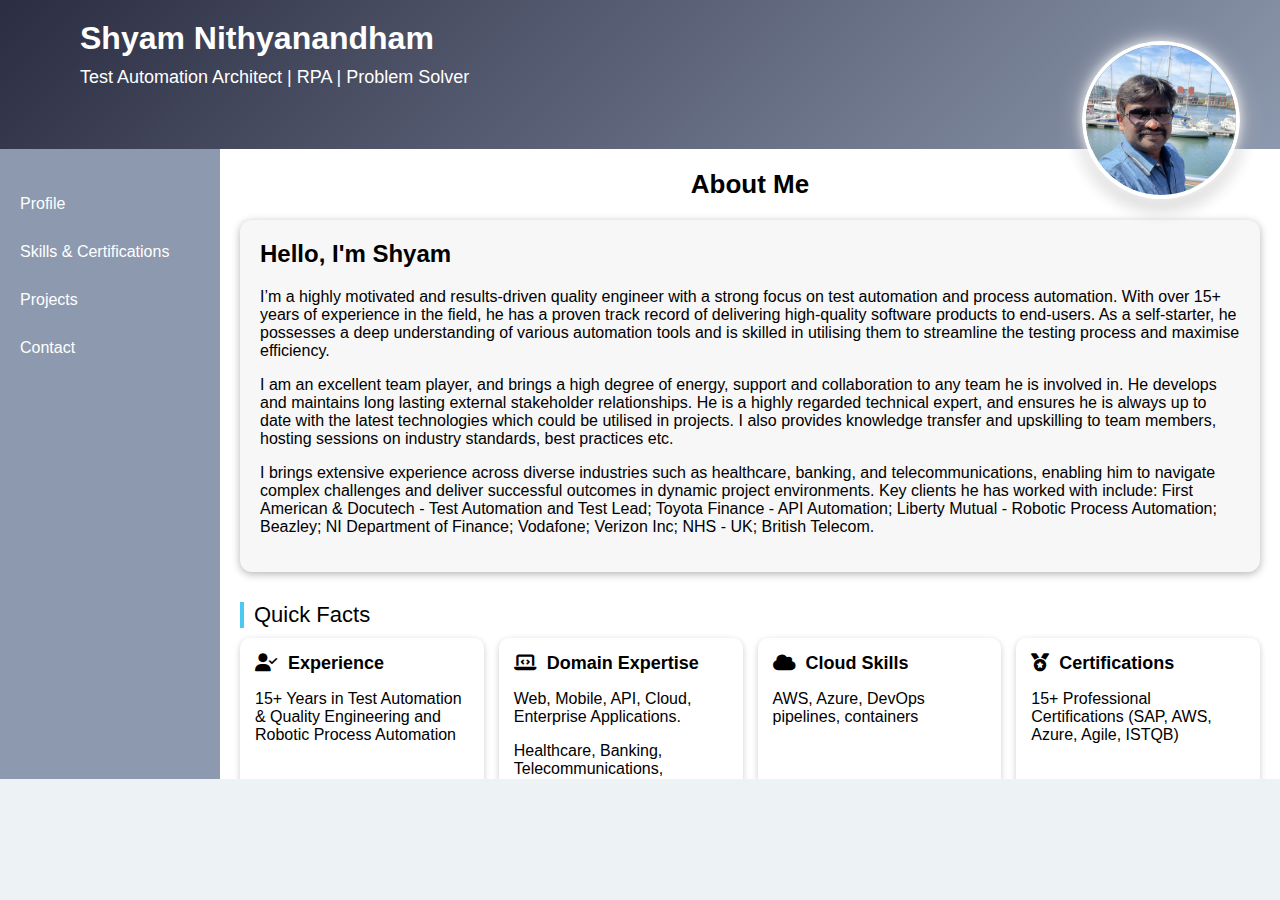
<file: index.html>
<!DOCTYPE html>
<html lang="en">
<head>
  <meta charset="UTF-8">
  <meta name="viewport" content="width=device-width, initial-scale=1.0">
  <title>My Profile</title>
  <link rel="stylesheet" href="style.css">

  <!-- Font Awesome for icons -->
  <link
    rel="stylesheet"
    href="https://cdnjs.cloudflare.com/ajax/libs/font-awesome/6.6.0/css/all.min.css"
    integrity="sha512-KNtdtM+vGuMsnJpWZ02p7yEPq0AEpRp4GdZbVYEXx8emQZBpnVnYw2wJzvQY4RnHr8s5RxAqbmV1bJx2Erb4Tg=="
    crossorigin="anonymous"
    referrerpolicy="no-referrer"
  />
</head>
<body>
  <!-- Banner Section -->
<section class="banner">
  <div class="banner-text">
    <h1>Shyam Nithyanandham</h1>
    <p>Test Automation Architect | RPA | Problem Solver</p>

    <div class="banner-icons">
      <a href="www.linkedin.com/in/shyam-chander-nithyanandham-126389166" target="_blank">
       <i class="fa-brands fa-linkedin"></i>
      </a>
    </div>
  </div>

  <img src=".\images\My Photo.jpeg" alt="Profile Photo" class="banner-photo">
  <button class="menu-toggle" onclick="toggleMenu()">☰</button>
</section>

  <!-- Main container -->
  <div class="container">
    <!-- Sidebar -->
    <nav class="sidebar" id="sidebar">
      <ul>
        <li><a href="profile.html" target="contentFrame" onclick="toggleMenu()">Profile</a></li>
		<li><a href="skills.html" target="contentFrame" onclick="toggleMenu()">Skills & Certifications</a></li>
        <li><a href="projects.html" target="contentFrame" onclick="toggleMenu()">Projects</a></li>
        <li><a href="contact.html" target="contentFrame" onclick="toggleMenu()">Contact</a></li>		
      </ul>
    </nav>

    <!-- Content -->
    <iframe name="contentFrame" src="profile.html" class="content"></iframe>
  </div>

  <script>
    function toggleMenu() {
      const sidebar = document.getElementById('sidebar');
      sidebar.classList.toggle('active');
    }
  </script>
</body>
</html>
</file>
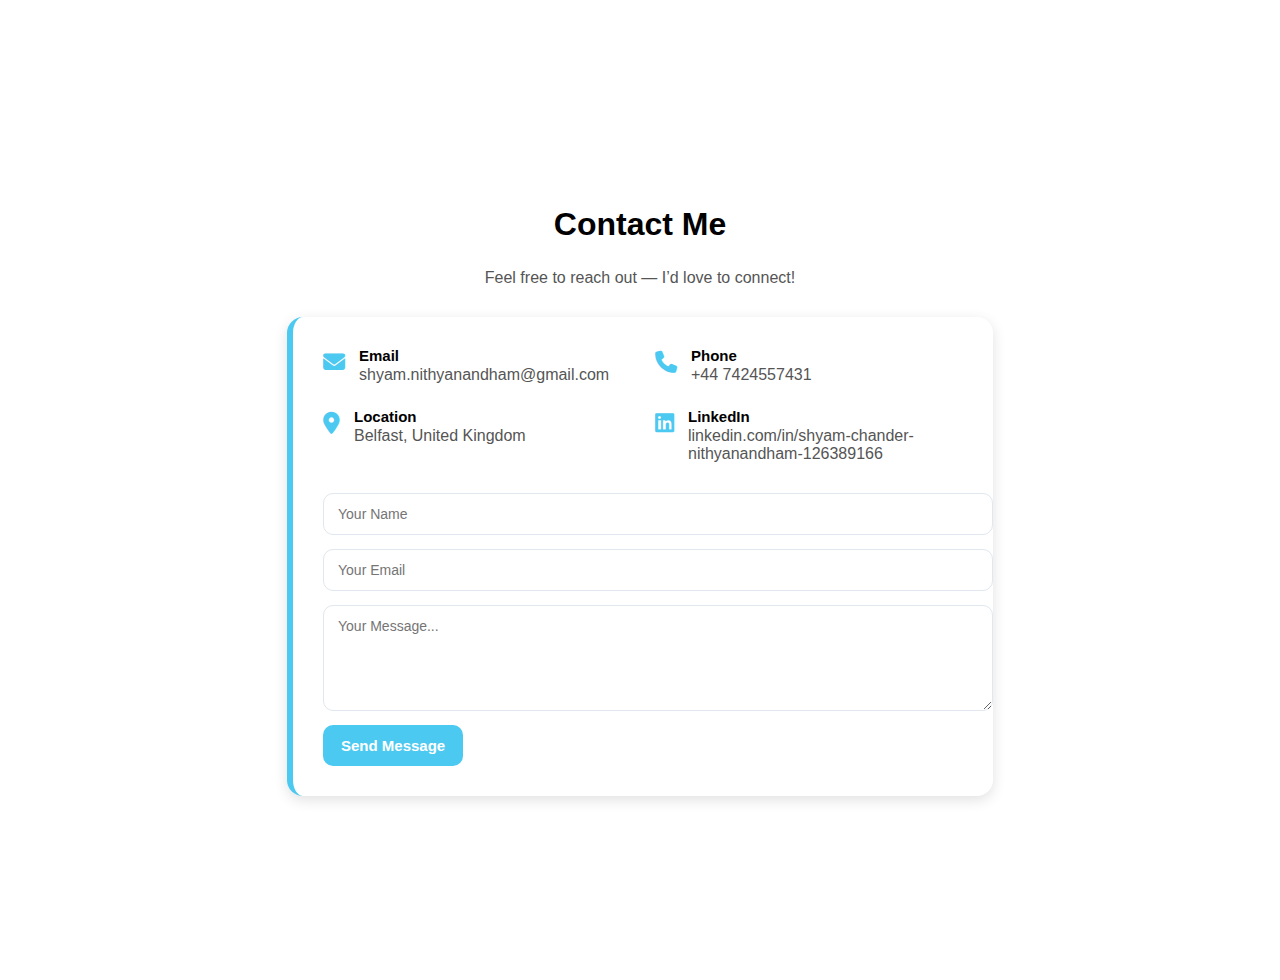
<file: contact.html>
<!DOCTYPE html>
<html lang="en">
<head>
<meta charset="UTF-8" />
<meta name="viewport" content="width=device-width, initial-scale=1.0" />
<title>Contact</title>
<link rel="stylesheet" href="https://cdnjs.cloudflare.com/ajax/libs/font-awesome/6.6.0/css/all.min.css" />
<style>
  :root{
    --accent:#4cc9f0;
    --text:#000;
    --muted:#555;
    --card:#ffffff;
    --shadow:0 4px 14px rgba(0,0,0,.12);
  }
  html,body{
    margin:0;
    padding:0;
    background:#fff;
    color:var(--text);
    font-family:Arial,Helvetica,sans-serif;
  }
  .page{
    padding:40px 20px;
    display:flex;
    flex-direction:column;
    align-items:center;
    justify-content:center;
    min-height:100vh;
  }
  h1{
    text-align:center;
    margin-bottom:10px;
  }
  .subtitle{
    color:var(--muted);
    text-align:center;
    margin-bottom:30px;
  }

  /* Card Layout */
  .contact-card{
    background:var(--card);
    border-left:6px solid var(--accent);
    box-shadow:var(--shadow);
    border-radius:16px;
    padding:30px;
    max-width:640px;
    width:100%;
  }

  .contact-grid{
    display:grid;
    grid-template-columns:1fr 1fr;
    gap:24px;
  }

  .contact-item{
    display:flex;
    align-items:flex-start;
    gap:14px;
  }

  .contact-item i{
    color:var(--accent);
    font-size:22px;
    margin-top:4px;
  }

  .contact-item div{
    display:flex;
    flex-direction:column;
  }

  .contact-item span{
    font-weight:bold;
    font-size:15px;
    color:#000;
  }

  .contact-item a, .contact-item p{
    margin:2px 0 0;
    color:var(--muted);
    text-decoration:none;
  }

  .contact-item a:hover{
    color:var(--accent);
  }

  /* Message Form */
  form{
    margin-top:30px;
    display:flex;
    flex-direction:column;
    gap:14px;
  }

  input, textarea{
    width:100%;
    padding:12px 14px;
    border:1px solid #e0e7ef;
    border-radius:10px;
    font-size:14px;
    font-family:inherit;
  }

  input:focus, textarea:focus{
    border-color:var(--accent);
    outline:none;
    box-shadow:0 0 0 3px rgba(76,201,240,.2);
  }

  button{
    background:var(--accent);
    color:#fff;
    border:none;
    padding:12px 18px;
    border-radius:10px;
    font-size:15px;
    font-weight:bold;
    cursor:pointer;
    transition:background .3s;
    align-self:flex-start;
  }

  button:hover{
    background:#3ab7e0;
  }

  @media(max-width:600px){
    .contact-grid{
      grid-template-columns:1fr;
    }
  }
</style>
</head>
<body>
  <div class="page">
    <h1>Contact Me</h1>
    <p class="subtitle">Feel free to reach out — I’d love to connect!</p>

    <div class="contact-card">
      <div class="contact-grid">
        <div class="contact-item">
          <i class="fa-solid fa-envelope"></i>
          <div>
            <span>Email</span>
            <a href="mailto:shyam.nithyanandham@gmail.com">shyam.nithyanandham@gmail.com</a>
          </div>
        </div>
        <div class="contact-item">
          <i class="fa-solid fa-phone"></i>
          <div>
            <span>Phone</span>
            <p>+44 7424557431</p>
          </div>
        </div>
        <div class="contact-item">
          <i class="fa-solid fa-location-dot"></i>
          <div>
            <span>Location</span>
            <p>Belfast, United Kingdom</p>
          </div>
        </div>
        <div class="contact-item">
          <i class="fa-brands fa-linkedin"></i>
          <div>
            <span>LinkedIn</span>
            <a href="www.linkedin.com/in/shyam-chander-nithyanandham-126389166" target="_blank">linkedin.com/in/shyam-chander-nithyanandham-126389166</a>
          </div>
        </div>
      </div>
      <form action="https://formspree.io/f/xblqlzje" method="POST">
		<input type="text" name="name" placeholder="Your Name" required />
		<input type="email" name="email" placeholder="Your Email" required />
		<textarea name="message" rows="5" placeholder="Your Message..." required></textarea>
		<button type="submit">Send Message</button>
	 </form>

    </div>
  </div>
</body>
</html>
</file>
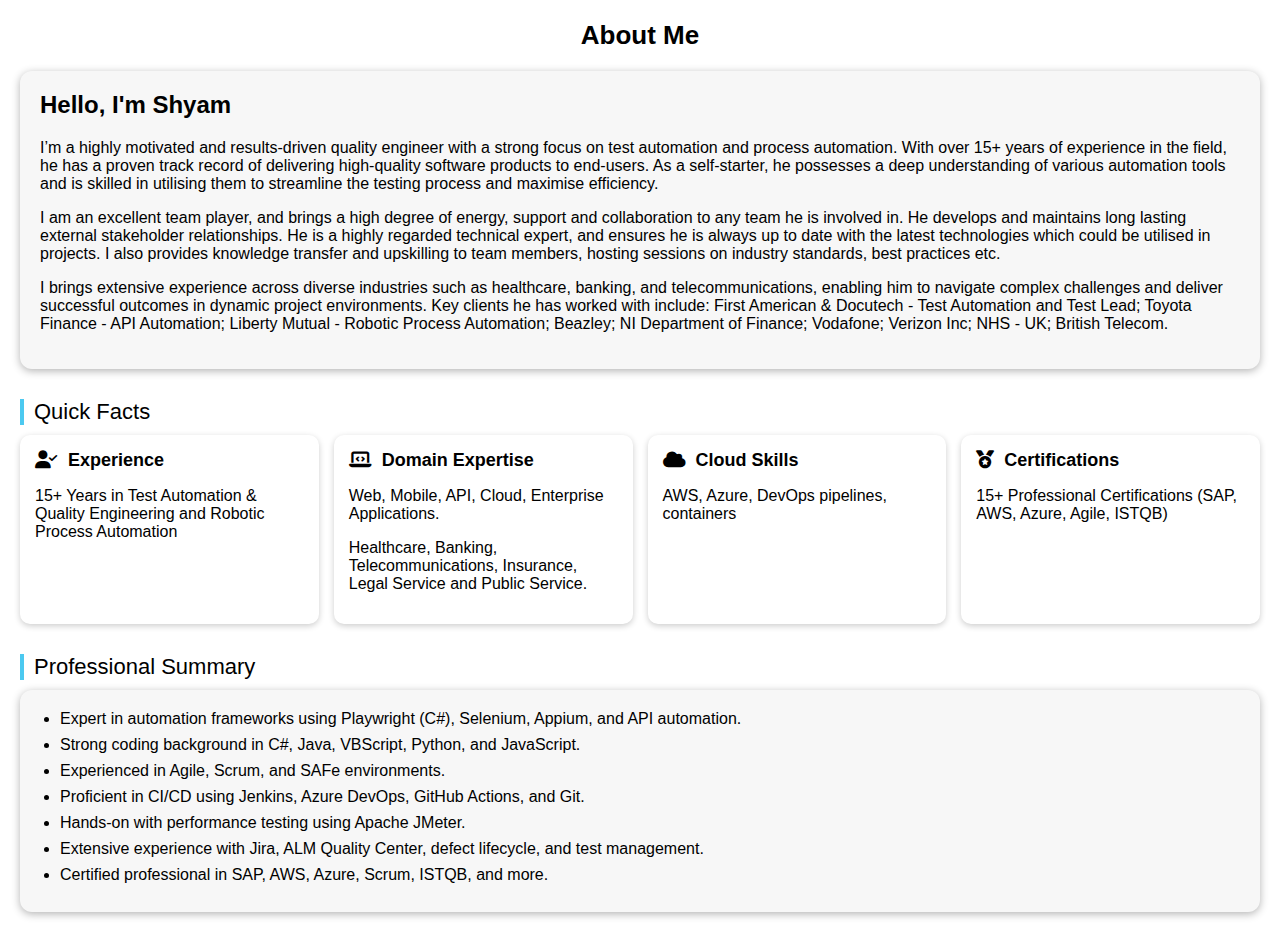
<file: profile.html>
<!DOCTYPE html>
<html lang="en">
<head>
<meta charset="UTF-8">
<meta name="viewport" content="width=device-width, initial-scale=1.0">
<title>About Me</title>

<link rel="stylesheet" href="https://cdnjs.cloudflare.com/ajax/libs/font-awesome/6.6.0/css/all.min.css"/>

<style>
body {
  font-family: Arial, sans-serif;
  margin: 20px;
  background-color: #ffffff;
  color: #000000;
}

h1 {
  text-align: center;
  margin-bottom: 20px;
  font-size: 26px;
}

/* Card layout */
.card {
  background: #f7f7f7;
  padding: 20px;
  border-radius: 12px;
  box-shadow: 0 2px 8px rgba(0,0,0,0.3);
  margin-bottom: 20px;
}

.section-title {
  margin-top: 30px;
  margin-bottom: 10px;
  font-size: 22px;
  border-left: 4px solid #4cc9f0;
  padding-left: 10px;
}

/* Quick facts */
.facts-grid {
  display: grid;
  grid-template-columns: repeat(auto-fit, minmax(240px, 1fr));
  gap: 15px;
}

.fact-card {
  background: #ffffff;
  border-radius: 10px;
  padding: 15px;
  box-shadow: 0 2px 6px rgba(0,0,0,0.2);
}

.fact-card h3 {
  margin: 0 0 8px;
  font-size: 18px;
  display: flex;
  align-items: center;
  gap: 10px;
}

/* List styling */
.list-card ul {
  margin: 0;
  padding-left: 20px;
}

.list-card ul li {
  margin-bottom: 8px;
}
</style>
</head>
<body>

<h1>About Me</h1>

<div class="card">
  <h2 style="margin-top:0;">Hello, I'm Shyam</h2>
  <p>
    I’m a highly motivated and results-driven quality engineer with a strong focus on test automation and process automation.
	With over 15+ years of experience in the field, he has a proven track record of delivering high-quality software products
	to end-users. As a self-starter, he possesses a deep understanding of various automation tools and is skilled in utilising 
	them to streamline the testing process and maximise efficiency.
  </p>
  <p>
    I am an excellent team player, and brings a high degree of energy, support and collaboration to any team he is involved in.
	He develops and maintains long lasting external stakeholder relationships. He is a highly regarded technical expert, 
	and ensures he is always up to date with the latest technologies which could be utilised in projects. I also provides knowledge 
	transfer and upskilling to team members, hosting sessions on industry standards, best practices etc.
  </p>
  <p>
    I brings extensive experience across diverse industries such as healthcare, banking, and telecommunications, enabling him to 
	navigate complex challenges and deliver successful outcomes in dynamic project environments. Key clients he has worked with include: 
	First American & Docutech - Test Automation and Test Lead; Toyota Finance - API Automation; Liberty Mutual - Robotic Process Automation; 
	Beazley; NI Department of Finance; Vodafone; Verizon Inc; NHS - UK; British Telecom.
  </p>
</div>


<div class="section-title">Quick Facts</div>
<div class="facts-grid">
  <div class="fact-card">
    <h3><i class="fa-solid fa-user-check"></i> Experience</h3>
    <p>15+ Years in Test Automation & Quality Engineering
	and Robotic Process Automation</p>
  </div>

  <div class="fact-card">
    <h3><i class="fa-solid fa-laptop-code"></i> Domain Expertise</h3>
    <p>Web, Mobile, API, Cloud, Enterprise Applications.</p>
	<p>Healthcare, Banking, Telecommunications, Insurance, Legal Service and Public Service.</p>
  </div>

  <div class="fact-card">
    <h3><i class="fa-solid fa-cloud"></i> Cloud Skills</h3>
    <p>AWS, Azure, DevOps pipelines, containers</p>
  </div>

  <div class="fact-card">
    <h3><i class="fa-solid fa-medal"></i> Certifications</h3>
    <p>15+ Professional Certifications (SAP, AWS, Azure, Agile, ISTQB)</p>
  </div>
</div>


<div class="section-title">Professional Summary</div>
<div class="card list-card">
  <ul>
    <li>Expert in automation frameworks using Playwright (C#), Selenium, Appium, and API automation.</li>
    <li>Strong coding background in C#, Java, VBScript, Python, and JavaScript.</li>
    <li>Experienced in Agile, Scrum, and SAFe environments.</li>
    <li>Proficient in CI/CD using Jenkins, Azure DevOps, GitHub Actions, and Git.</li>
    <li>Hands-on with performance testing using Apache JMeter.</li>
    <li>Extensive experience with Jira, ALM Quality Center, defect lifecycle, and test management.</li>
    <li>Certified professional in SAP, AWS, Azure, Scrum, ISTQB, and more.</li>
  </ul>
</div>

</body>
</html>
</file>
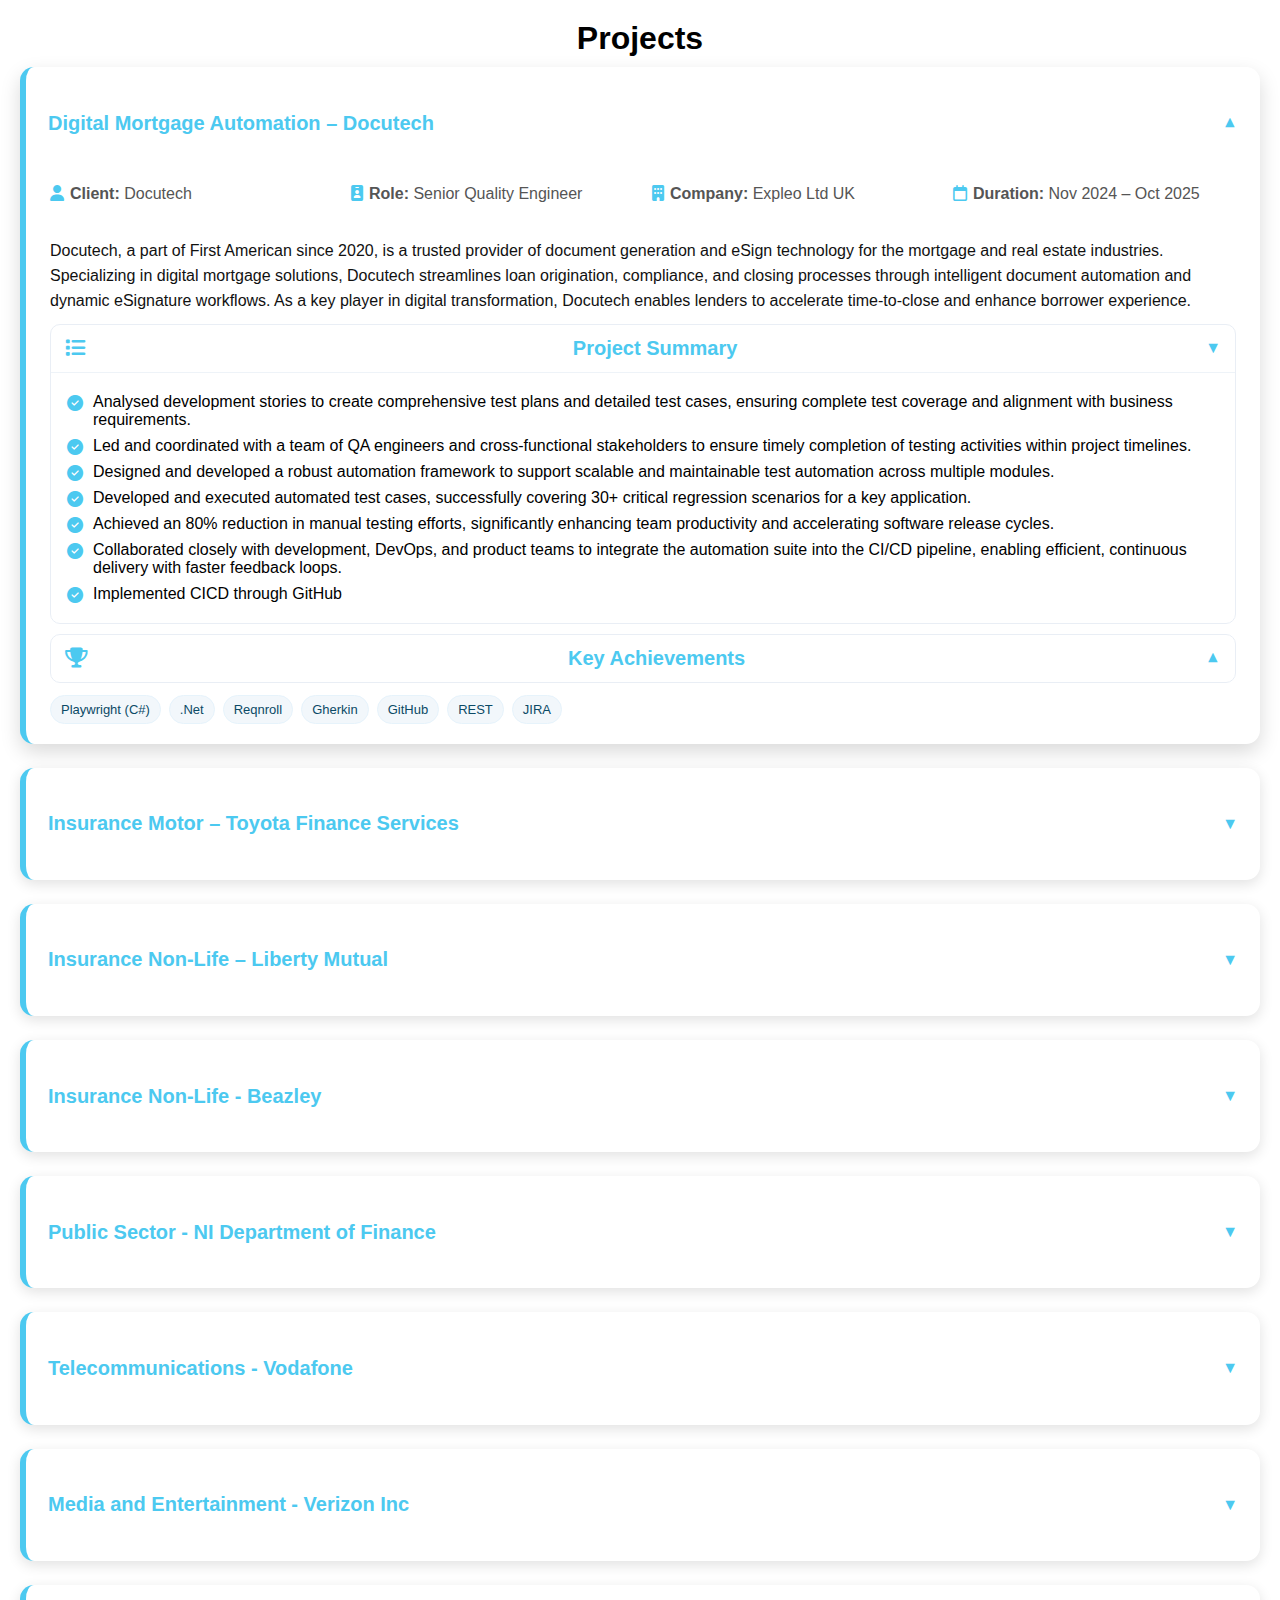
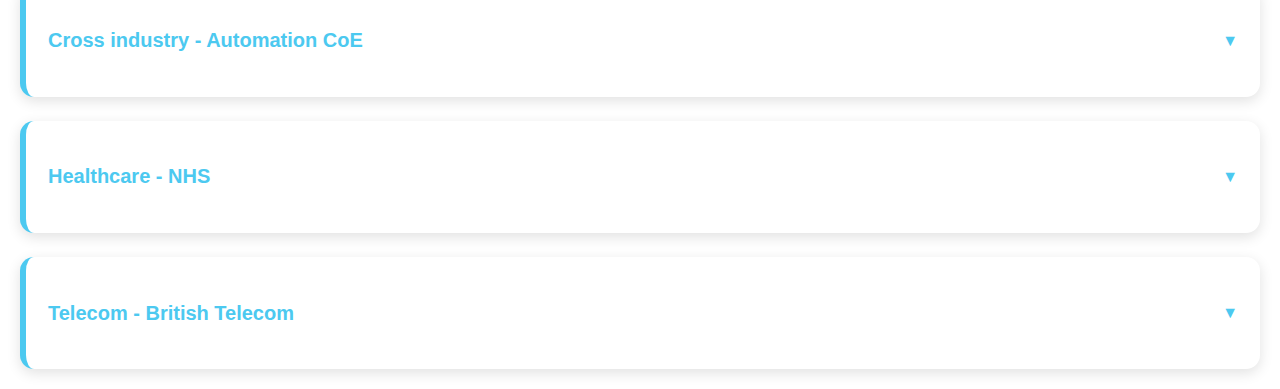
<file: projects.html>
<!DOCTYPE html>
<html lang="en">
<head>
<meta charset="UTF-8" />
<meta name="viewport" content="width=device-width, initial-scale=1.0" />
<title>Projects</title>
<link rel="stylesheet" href="https://cdnjs.cloudflare.com/ajax/libs/font-awesome/6.6.0/css/all.min.css" />
<style>
  :root{
    --accent:#4cc9f0; /* same blue as Skills page */
    --text:#000;
    --muted:#555;
    --card:#ffffff;
    --chip:#f2f7fb;
    --shadow:0 4px 14px rgba(0,0,0,.12);	
  }
  
  html,body{margin:0;padding:0;background:#fff;color:var(--text);font-family:Arial,Helvetica,sans-serif}
  .page{padding:20px}
  h1{margin:0 0 10px;text-align:center}
  .subtitle{text-align:center;color:var(--muted);margin-bottom:24px}

  /* Horizontal card rail */
  .projects-rail{display: flex;flex-direction: column; gap: 24px;}
  
  /* Project Card */
  .project-card{border-left: 6px solid var(--accent);border-radius: 14px;box-shadow: var(--shadow);background: var(--card);overflow: hidden;transition: all 0.3s ease;}  
  .project-card[open] {box-shadow: 0 8px 20px rgba(0, 0, 0, 0.15);}  
  .project-card summary {cursor: pointer;padding: 18px 22px;font-weight: bold;color: var(--accent);font-size: 20px;list-style: none;user-select: none;display: flex;align-items: center;justify-content: space-between;}
  .project-card summary::-webkit-details-marker{display: none;}
  .project-card summary::after{content: '\25BC'; /* down arrow */font-size: 16px;transition: transform 0.3s ease;}
  .project-card[open] summary::after {transform: rotate(180deg); /* up arrow when open */}

  .project-text {padding: 0 24px 20px;text-align: left;}  
  .project-title{display:flex;flex-wrap:wrap;align-items:center;gap:8px;margin:0 0 8px}
  .project-title h2{margin:0;font-size:22px}
  .meta{display:grid;grid-template-columns:repeat(auto-fit,minmax(220px,1fr));gap:6px 18px;margin:6px 0 10px;color:var(--muted)}
  .meta div i{margin-right:6px;color:var(--accent)}

  .project-desc{line-height:1.55;margin:8px 0;color:#111}

  /* Collapsible sections */
  .section{border:1px solid #e9eef5;border-radius:10px;overflow:hidden;background:#fff;margin-top:10px}
  .section summary {cursor:pointer;user-select:none;list-style:none;display: flex;align-items: center;justify-content: space-between;padding: 12px 14px;font-weight: 600;position: relative;transition: background 0.3s ease;}
  .section summary::-webkit-details-marker{display:none;}
  .section summary i {color: var(--accent);margin-right: 20px;}
  .section .content{padding:12px 16px;border-top:1px solid #eef3f8}
  .section summary::after {content: '\25BC'; /* ► closed */font-size: 16px;transition: transform 0.3s ease;}
  .section[open] summary::after {transform: rotate(0deg); /* ▼ when open */}  
  
  /* Bulleted list with icons */
  .icon-list{margin:0;padding:0}
  .icon-list li{list-style:none;display:flex;gap:10px;align-items:flex-start;margin:8px 0}
  .icon-list li i{color:var(--accent);margin-top:2px}

  /* Technologies (chips) */
  .techs{display:flex;flex-wrap:wrap;gap:8px;margin-top:12px}
  .chip{background:var(--chip);border:1px solid #e6f3fb;color:#0b4a66;padding:6px 10px;border-radius:999px;font-size:13px}

  /* Responsive */
  @media (max-width:820px){
    .project-card{min-width:92vw}
  }
</style>
</head>
<body>
  <div class="page">
    <h1>Projects</h1>
    <div class="projects-rail">
       <!-- ===== Project: Docutech ===== -->
	  <details class="project-card" open>
		<summary>
		  <h4>Digital Mortgage Automation – Docutech</h4>
		</summary>
		<div class="project-text">
		  <div class="meta">
			<div><i class="fa-solid fa-user"></i><strong>Client:</strong> Docutech</div>
			<div><i class="fa-solid fa-id-badge"></i><strong>Role:</strong> Senior Quality Engineer</div>
			<div><i class="fa-solid fa-building"></i><strong>Company:</strong> Expleo Ltd UK</div>
			<div><i class="fa-regular fa-calendar"></i><strong>Duration:</strong> Nov 2024 – Oct 2025</div>
		  </div><BR>

		  <p class="project-desc">
			Docutech, a part of First American since 2020, is a trusted provider of document generation and eSign technology
			for the mortgage and real estate industries. Specializing in digital mortgage solutions, Docutech streamlines loan
			origination, compliance, and closing processes through intelligent document automation and dynamic eSignature
			workflows. As a key player in digital transformation, Docutech enables lenders to accelerate time-to-close and
			enhance borrower experience.
		  </p>

		  <!-- Collapsible sections inside -->
		  <details class="section" open>
			<summary><i class="fa-solid fa-list"></i> Project Summary</summary>
			<div class="content">
			  <ul class="icon-list">
				<li><i class="fa-solid fa-circle-check"></i> Analysed development stories to create comprehensive test plans and detailed test cases, ensuring complete test
				coverage and alignment with business requirements.</li>
				<li><i class="fa-solid fa-circle-check"></i> Led and coordinated with a team of QA engineers and cross-functional stakeholders to ensure timely completion
				of testing activities within project timelines.</li>
				<li><i class="fa-solid fa-circle-check"></i> Designed and developed a robust automation framework to support scalable and maintainable test automation
				across multiple modules.</li>
				<li><i class="fa-solid fa-circle-check"></i> Developed and executed automated test cases, successfully covering 30+ critical regression scenarios for a key
				application.</li>
				<li><i class="fa-solid fa-circle-check"></i> Achieved an 80% reduction in manual testing efforts, significantly enhancing team productivity and accelerating
				software release cycles.</li>
				<li><i class="fa-solid fa-circle-check"></i> Collaborated closely with development, DevOps, and product teams to integrate the automation suite into the
				CI/CD pipeline, enabling efficient, continuous delivery with faster feedback loops.</li>
				<li><i class="fa-solid fa-circle-check"></i> Implemented CICD through GitHub</li>
			  </ul>
			</div>
		  </details>

		  <details class="section">
			<summary><i class="fa-solid fa-trophy"></i> Key Achievements</summary>
			<div class="content">
			  <ul class="icon-list">
				<li><i class="fa-solid fa-circle-check"></i> Reduced regression cycle by 45%...</li>
				<li><i class="fa-solid fa-circle-check"></i> Introduced Reqnroll for BDD automation...</li>
				<li><i class="fa-solid fa-circle-check"></i> Made a reuable automation framework which is used across the teams</li>
			  </ul>
			</div>
		  </details>
		  <div class="techs" aria-label="Technologies">
			<span class="chip">Playwright (C#)</span>
			<span class="chip">.Net</span>
			<span class="chip">Reqnroll</span>
			<span class="chip">Gherkin</span>
			<span class="chip">GitHub</span>
			<span class="chip">REST</span>
			<span class="chip">JIRA</span>
		  </div>
		</div>
	  </details>
	  
	   <!-- ===== Project: Toyota Finance Services ===== -->
	  <details class="project-card" >
		<summary>
		  <h4>Insurance Motor – Toyota Finance Services</h4>
		</summary>
		<div class="project-text">
		  <div class="meta">
			<div><i class="fa-solid fa-user"></i><strong>Client:</strong> Toyota Finance Services</div>
			<div><i class="fa-solid fa-id-badge"></i><strong>Role:</strong> Senior Quality Engineer</div>
			<div><i class="fa-solid fa-building"></i><strong>Company:</strong> Expleo Ltd UK</div>
			<div><i class="fa-regular fa-calendar"></i><strong>Duration:</strong> July 2024 – Oct 2024</div>
		  </div><BR>

		  <p class="project-desc">
			Toyota Finance Services is a subsidiary of Toyota Motor Corporation, providing a comprehensive range of
			automotive financial services. These services include vehicle financing, leasing, and insurance products, designed to
			offer flexible and affordable solutions to Toyota customers. The company supports the financial needs of both
			individual consumers and dealerships, ensuring a seamless and customer-centric experience throughout the vehicle
			ownership lifecycle.
		  </p>

		  <!-- Collapsible sections inside -->
		  <details class="section" >
			<summary><i class="fa-solid fa-list"></i> Project Summary</summary>
			<div class="content">
			  <ul class="icon-list">
				<li><i class="fa-solid fa-circle-check"></i> Developed a robust API automation framework using .NET C# and RestSharp, ensuring high performance,
				scalability, and maintainability.</li>
				<li><i class="fa-solid fa-circle-check"></i> Automated testing for three key application services: quotation requests, apply and contract services.</li>
				<li><i class="fa-solid fa-circle-check"></i> Designed and implemented 150 automated test scripts within a 2-month timeframe, significantly enhancing test
				coverage and efficiency across all services.</li>
				<li><i class="fa-solid fa-circle-check"></i> Reduced manual testing efforts by 80%, leading to improved productivity and accelerated time-to-market for
				software releases.</li>
				<li><i class="fa-solid fa-circle-check"></i> Collaborated with cross-functional teams to successfully integrate the automation framework into the CI/CD
				pipeline, enabling seamless and timely software deployments.</li>				
			  </ul>
			</div>
		  </details>
		  <details class="section">
			<summary><i class="fa-solid fa-trophy"></i> Key Achievements</summary>
			<div class="content">
			  <ul class="icon-list">
				<li><i class="fa-solid fa-circle-check"></i> Reduced regression cycle by 45%...</li>
				<li><i class="fa-solid fa-circle-check"></i> Introduced Allure reporting in CI...</li>
			  </ul>
			</div>
		  </details>
		  
		  <div class="techs" aria-label="Technologies">
			<span class="chip">Playwright (C#)</span>
			<span class="chip">.Net</span>
			<span class="chip">Microsoft Azure DevOps</span>			
			<span class="chip">REST</span>
		  </div>
		</div>
	  </details>
	  
	  <!-- ===== Project: Liberty Mutual ===== -->
	  <details class="project-card" >
		<summary>
		  <h4>Insurance Non-Life – Liberty Mutual</h4>
		</summary>
		<div class="project-text">
		  <div class="meta">
			<div><i class="fa-solid fa-user"></i><strong>Client:</strong> Liberty Mutual</div>
			<div><i class="fa-solid fa-id-badge"></i><strong>Role:</strong> Senior RPA Developer</div>
			<div><i class="fa-solid fa-building"></i><strong>Company:</strong> Expleo Ltd UK</div>
			<div><i class="fa-regular fa-calendar"></i><strong>Duration:</strong> Sept 2023 – April 2024</div>
		  </div><BR>

		  <p class="project-desc">
			Led the production support team responsible for maintaining and optimizing RPA bots used in automating claims
			processing at Liberty Mutual. The role involved monitoring bot performance, troubleshooting issues, and ensuring
			minimal downtime in order to maintain seamless claims operations. By addressing bot failures, performing root
			cause analysis, and implementing corrective measures, the team enhanced system reliability and reduced manual
			intervention. This support effort enabled claims handlers to focus on higher-value tasks, such as decision-making and
			customer service, while maintaining optimal operational efficiency.
		  </p>

		  <!-- Collapsible sections inside -->
		  <details class="section" open>
			<summary><i class="fa-solid fa-list"></i> Project Summary</summary>
			<div class="content">
			  <ul class="icon-list">
				<li><i class="fa-solid fa-circle-check"></i> Led and coordinated a team, ensuring all tasks were completed within established deadlines and project
				timelines.</li>
				<li><i class="fa-solid fa-circle-check"></i> Solely managed and maintained three critical RPA bots, responsible for sending delay notification letters to
				adjusters, each bot functioning based on specific business rules.</li>
				<li><i class="fa-solid fa-circle-check"></i> Enhanced existing bot processes by resolving a memory issue that interrupted daily operations when saving
				large datasets to SharePoint, successfully implementing a scalable solution that ensured continuous performance.</li>
				<li><i class="fa-solid fa-circle-check"></i> Assessed and reviewed potential new processes for automation, providing detailed effort estimates, technical
				feasibility assessments, and strategic guidance to ensure successful implementation.</li>
				<li><i class="fa-solid fa-circle-check"></i> Conducted peer code reviews, ensuring adherence to coding best practices and quality standards across
				development teams.</li>
				<li><i class="fa-solid fa-circle-check"></i> Participated in regular review meetings with senior stakeholders, providing updates on project progress,
				technical challenges, and process improvements.</li>
			  </ul>
			</div>
		  </details>
		  <details class="section">
			<summary><i class="fa-solid fa-trophy"></i> Key Achievements</summary>
			<div class="content">
			  <ul class="icon-list">
				<li><i class="fa-solid fa-circle-check"></i> Successfully supported and maintained three bots</li>
				<li><i class="fa-solid fa-circle-check"></i> Successfully created PoC to migrate Blue Prism to UiPath</li>
			  </ul>
			</div>
		  </details>
		  
		  <div class="techs" aria-label="Technologies">
			<span class="chip">Blue Prism</span>
			<span class="chip">UiPath</span>			
		  </div>
		</div>
	  </details>
		  
		  <!-- ===== Project:  Beazley===== -->
	  <details class="project-card" >
		<summary>
		  <h4>Insurance Non-Life - Beazley</h4>
		</summary>
		<div class="project-text">
		  <div class="meta">
			<div><i class="fa-solid fa-user"></i><strong>Client:</strong> Beazley</div>
			<div><i class="fa-solid fa-id-badge"></i><strong>Role:</strong> Senior Quality Engineer</div>
			<div><i class="fa-solid fa-building"></i><strong>Company:</strong> Expleo Ltd UK</div>
			<div><i class="fa-regular fa-calendar"></i><strong>Duration:</strong> April 2023 – Sept 2023</div>
		  </div><BR>

		  <p class="project-desc">
			As cyber threats become more sophisticated, organizations face escalating risks to their data, financial assets, and
			operational continuity. Beazley, a leader in cyber insurance, provides comprehensive cyber security and risk
			management solutions tailored to protect businesses from evolving digital threats. As an automation engineer,
			involved in automating test cases for claims for cyber security.
		  </p>

		  <!-- Collapsible sections inside -->
		  <details class="section" >
			<summary><i class="fa-solid fa-list"></i> Project Summary</summary>
			<div class="content">
			  <ul class="icon-list">
				<li><i class="fa-solid fa-circle-check"></i> Led a team of 2 automation engineers, overseeing project deliverables and ensuring timely completion of
					automated test cases.</li>
				<li><i class="fa-solid fa-circle-check"></i> Automated 50+ test cases for cyber security claims using the Playwright framework in JavaScript.</li>
				<li><i class="fa-solid fa-circle-check"></i> Redesigned the existing automation framework based on stakeholder requirements, transitioning to a keyworddriven
					approach as part of a comprehensive framework refactor.</li>
				<li><i class="fa-solid fa-circle-check"></i> Coordinated and managed the execution of automated test cases, ensuring alignment with project timelines and
					objectives.</li>
				<li><i class="fa-solid fa-circle-check"></i> Delivered presentations and live demos to senior stakeholders, showcasing the automation framework, test
					execution progress, and key results.</li>
				<li><i class="fa-solid fa-circle-check"></i> Generated detailed reports on test execution status and defect tracking, providing updates to both project teams
					and management for continuous improvement and informed decision-making.</li>
			  </ul>
			</div>
		  </details>
		  <details class="section">
			<summary><i class="fa-solid fa-trophy"></i> Key Achievements</summary>
			<div class="content">
			  <ul class="icon-list">
				<li><i class="fa-solid fa-circle-check"></i> </li>
				<li><i class="fa-solid fa-circle-check"></i> </li>
			  </ul>
			</div>
		  </details>
		  
		  <div class="techs" aria-label="Technologies">
			<span class="chip">Behaviour Driven Development</span>
			<span class="chip">Cucumber</span>
			<span class="chip">Playwright JavaScript</span>				
		  </div>
		</div>
	  </details>
	  
	    <!-- ===== Project: NI Department of Finance===== -->
	  <details class="project-card" >
		<summary>
		  <h4>Public Sector - NI Department of Finance</h4>
		</summary>
		<div class="project-text">
		  <div class="meta">
			<div><i class="fa-solid fa-user"></i><strong>Client:</strong> NI Department of Finance</div>
			<div><i class="fa-solid fa-id-badge"></i><strong>Role:</strong> Senior Quality Engineer</div>
			<div><i class="fa-solid fa-building"></i><strong>Company:</strong> Expleo Ltd UK</div>
			<div><i class="fa-regular fa-calendar"></i><strong>Duration:</strong> Nov 2021 – Mar 2023</div>
		  </div><BR>

		  <p class="project-desc">
			The Northern Ireland Department of Finance (DoF) provides essential financial, policy, and digital services to support government operations 
			and public service delivery across Northern Ireland. Through initiatives such as NI Direct and Repay, the department drives digital transformation 
			by developing secure, user-focused online platforms that enable citizens and businesses to access government services and make payments efficiently. 
			As a central government department, DoF plays a key role in advancing innovation, transparency, and efficiency within the public sector through technology-led solutions.
		  </p>

		  <!-- Collapsible sections inside -->
		  <details class="section" >
			<summary><i class="fa-solid fa-list"></i> Project Summary</summary>
			<div class="content">
			  <ul class="icon-list">
				<li><i class="fa-solid fa-circle-check"></i> Designed and developed a BDD (Behaviour Driven Development) automation framework using Specflow and C#
					.Net.</li>
				<li><i class="fa-solid fa-circle-check"></i> Developed 139 automation scripts for the Repay project and 133 scripts for the NI Direct project within a 5
					month timeframe.</li>
				<li><i class="fa-solid fa-circle-check"></i> Completed 460 scripts for Repay 150 scripts for NI direct altogether within a year.</li>
				<li><i class="fa-solid fa-circle-check"></i> Provided training to DoF's test analysts on how to execute and automate the scripts using the framework.</li>
				<li><i class="fa-solid fa-circle-check"></i> Presented a demo the DoF team outlining the benefits of test automation, scripting, configuration setup and how
					this would help them with their testing approach.</li>
				<li><i class="fa-solid fa-circle-check"></i> Supported the QA team while using the automation scripts and provided regular updates on the overall test
					status metrics to senior management.</li>
				<li><i class="fa-solid fa-circle-check"></i> Designed and documented the automation development and maintenance guideline, which were approved by all
					relevant stakeholders.</li>				
			  </ul>
			</div>
		  </details>
		  <details class="section">
			<summary><i class="fa-solid fa-trophy"></i> Key Achievements</summary>
			<div class="content">
			  <ul class="icon-list">
				<li><i class="fa-solid fa-circle-check"></i> Designed and developed BDD automation framework using Specflow.</li>
				<li><i class="fa-solid fa-circle-check"></i> Developed 139 automation scripts for Repay and 133 scripts for NI Direct, total 272 within 4 months.</li>
				<li><i class="fa-solid fa-circle-check"></i> Trained resources from DoF to execute and automate the scripts, using the framework which created by me.</li>
				<li><i class="fa-solid fa-circle-check"></i> Presented automation demo to the DoF team and explained the benefits of using automation scripts.</li>
				<li><i class="fa-solid fa-circle-check"></i> Configured the automation setup for DoF employees to use the automation scripts for their testing.</li>
				<li><i class="fa-solid fa-circle-check"></i> Supporting QA team while using the automation scripts.</li>
			  </ul>
			</div>
		  </details>
		  
		  <div class="techs" aria-label="Technologies">
			<span class="chip">Behaviour Driven Development,</span>
			<span class="chip">Selenium</span>
			<span class="chip">C#</span>
			<span class="chip">.Net</span>
			<span class="chip">Specflow</span>			
		  </div>
		</div>
	  </details>
	  
	    <!-- ===== Project:  Vodafone===== -->
	  <details class="project-card" >
		<summary>
		  <h4>Telecommunications - Vodafone</h4>
		</summary>
		<div class="project-text">
		  <div class="meta">
			<div><i class="fa-solid fa-user"></i><strong>Client:</strong> Vodafone UK</div>
			<div><i class="fa-solid fa-id-badge"></i><strong>Role:</strong> Automation Architect</div>
			<div><i class="fa-solid fa-building"></i><strong>Company:</strong> Tata consultancy services</div>
			<div><i class="fa-regular fa-calendar"></i><strong>Duration:</strong> Nov 2015 – Oct 2021</div>
		  </div><BR>

		  <p class="project-desc">
			Vodafone UK is a leading telecommunications provider offering mobile, broadband, and digital connectivity solutions to millions of customers and businesses nationwide. 
			The Digital Migration – Consumer and Enterprise program focuses on modernizing Vodafone’s legacy systems and transitioning services to next-generation digital platforms. 
			By integrating advanced technologies and automation, the initiative enhances operational efficiency, enables seamless digital experiences, and supports Vodafone’s 
			strategic goal of delivering agile, customer-centric solutions across both consumer and enterprise markets.
		  </p>

		  <!-- Collapsible sections inside -->
		  <details class="section" >
			<summary><i class="fa-solid fa-list"></i> Project Summary</summary>
			<div class="content">
			  <ul class="icon-list">
				<li><i class="fa-solid fa-circle-check"></i> Involved in the migration of existing eShop application to digital technology which was hosted in the AWS cloud.
					This allowed Vodafone to adopt new technologies and update their application frequently without worrying about server capacity and traffic.</li>
				<li><i class="fa-solid fa-circle-check"></i> The project adopted an Agile approach which allowed for frequent increments of work to be delivered to the
					business.</li>
				<li><i class="fa-solid fa-circle-check"></i> Designed the framework, and developed automation scripts using Selenium, Cucumber BDD with Java and
					CodeceptJS, and JavaScript as the scripting language.</li>
				<li><i class="fa-solid fa-circle-check"></i> Tested the application API using Postman to confirm backend stability.</li>
				<li><i class="fa-solid fa-circle-check"></i> Developed automation scripts for 7 journeys, consisting of 200+ test cases.</li>
				<li><i class="fa-solid fa-circle-check"></i> Upskilled the Vodafone associates and provided support to them in automating the test cases.</li>
				<li><i class="fa-solid fa-circle-check"></i> Designed automation scripts and implemented Perfecto to execute the automation scripts for mobile devices for
					both Android and iOS.</li>
				<li><i class="fa-solid fa-circle-check"></i> Maintained the automation scripts in MS Azure repository which were triggered by the Azure pipelines on a
					frequent basis.</li>
				<li><i class="fa-solid fa-circle-check"></i> Wrote YAML scripts to orchestrate automation execution through Azure pipelines.</li>
				<li><i class="fa-solid fa-circle-check"></i> Created Slackbot that pulled defects under retest state using SQL queries and displayed the list in Slack. This
					enabled the testing team to retest and close defects in a timely manner.</li>
				<li><i class="fa-solid fa-circle-check"></i> An additional Slackbot issued reminders to the scrum teams outlining defect status, which in turn assisted with
					quick defect fixes and a smooth delivery of work.</li>
				<li><i class="fa-solid fa-circle-check"></i> Created and maintained stories in MS Azure as part of the Agile team</li>
				<li><i class="fa-solid fa-circle-check"></i> Attended daily stand-up calls, and involved in refinement calls, review and retrospective meetings.</li>
				<li><i class="fa-solid fa-circle-check"></i> Worked under scrum teams using Agile methodology to deliver the product as per Agile standards.</li>
				<li><i class="fa-solid fa-circle-check"></i> Developed framework using SOAPUI and conducted PoC for an additional project which helped the team to
					present the work.</li>
				<li><i class="fa-solid fa-circle-check"></i> Conducted 5 days automation training program on Python, Robot framework for TCS associates to start new
					project on Python automation.</li>
			  </ul>
			</div>
		  </details>
		  <details class="section">
			<summary><i class="fa-solid fa-trophy"></i> Key Achievements</summary>
			<div class="content">
			  <ul class="icon-list">
				<li><i class="fa-solid fa-circle-check"></i> Soley designed and developed BDD automation framework using Cucumber</li>
				<li><i class="fa-solid fa-circle-check"></i> Developed and maintained 400+ automation scripts.</li>
				<li><i class="fa-solid fa-circle-check"></i> Trained Vodafone resource to automate and maintain the scripts.</li>
				<li><i class="fa-solid fa-circle-check"></i> Developed slack bot to query the defect status and post the status in the slack channel, which benefits the developers and testers to pick the defect efficiently and resolve it quickly.</li>
			 </ul>
			</div>
		  </details>
		  
		  <div class="techs" aria-label="Technologies">
			<span class="chip">Behaviour Driven Development</span>
			<span class="chip">CodeceptJS</span>	
			<span class="chip">Cucumber</span>
			<span class="chip">Java</span>	
			<span class="chip">JavaScript</span>
			<span class="chip">Microsoft Azure DevOps</span>	
			<span class="chip">Python</span>
			<span class="chip">SOAP UI</span>				
		  </div>
		</div>
	  </details>
	  
	   <!-- ===== Project: Verizon===== -->
	  <details class="project-card" >
		<summary>
		  <h4>Media and Entertainment - Verizon Inc</h4>
		</summary>
		<div class="project-text">
		  <div class="meta">
			<div><i class="fa-solid fa-user"></i><strong>Client:</strong> Verizon Inc</div>
			<div><i class="fa-solid fa-id-badge"></i><strong>Role:</strong> Senior Quality Engineer</div>
			<div><i class="fa-solid fa-building"></i><strong>Company:</strong> Tata consultancy services</div>
			<div><i class="fa-regular fa-calendar"></i><strong>Duration:</strong> Aug 2013 – Oct 2015</div>
		  </div><BR>

		  <p class="project-desc">
			Verizon’s Redbox application is a digital media platform that enables users to stream, rent, and purchase movies online 
			through a wide range of devices, including mobile phones, tablets (iOS and Android), smart TVs, LG and Blu-ray players, 
			Xbox consoles, and web browsers. The platform delivers a seamless entertainment experience by combining rich media content 
			with intuitive digital interfaces. As part of the project, an automation framework was developed to enhance testing efficiency, 
			ensure platform stability, and accelerate release cycles—supporting Verizon’s commitment to delivering reliable, high-quality 
			streaming services across multiple digital ecosystems.
		  </p>

		  <!-- Collapsible sections inside -->
		  <details class="section" >
			<summary><i class="fa-solid fa-list"></i> Project Summary</summary>
			<div class="content">
			  <ul class="icon-list">
				<li><i class="fa-solid fa-circle-check"></i> Developed an automation framework for their media application which allowed users to stream and purchase
					movies online. This application is available on various devices such as mobile, tablets (iOS and Android), LG and
					Smart TVs, XBOX, and Blue-ray players, as well as being accessible through web browsers.</li>
				<li><i class="fa-solid fa-circle-check"></i> Utilised SeeTest and Selenium for the automation of the mobile and web applications, respectively.</li>
				<li><i class="fa-solid fa-circle-check"></i> For the mobile application, Python with the ROBOT framework was used in conjunction with RIDE to develop the
					automation scripts.</li>
				<li><i class="fa-solid fa-circle-check"></i> Maintained the test data using a SQLite database to effectively manage data.</li>
				<li><i class="fa-solid fa-circle-check"></i> For CE devices Selenium was used along with Java to automate the test cases, execute the test scripts using web
					versions.</li>
				<li><i class="fa-solid fa-circle-check"></i> Implemented the browsermobproxy tool to assist with the analysis of the applications behaviours and capture
					performance data.</li>
				<li><i class="fa-solid fa-circle-check"></i> Introduced the open-source mobile automation tool Appium to work alongside SeeTest and reduce license costs.</li>
				<li><i class="fa-solid fa-circle-check"></i> Implemented Continuous Integration Testing using Jenkins and scheduled automatic triggering through the
					platform. This helped to achieve continuous smoke testing and monitor the results effectively.</li>				
			  </ul>
			</div>
		  </details>
		  <details class="section">
			<summary><i class="fa-solid fa-trophy"></i> Key Achievements</summary>
			<div class="content">
			  <ul class="icon-list">
				<li><i class="fa-solid fa-circle-check"></i> Developed and maintained automation scripts for CE devices and Mobile devices.</li>
				<li><i class="fa-solid fa-circle-check"></i> As per Clients request quickly learned Jmeter and performed Performance testing for the RedBox application.</li>
			  </ul>
			</div>
		  </details>
		  
		  <div class="techs" aria-label="Technologies">
			<span class="chip">Appium,</span>
			<span class="chip">Java</span>
			<span class="chip">Python</span>	
			<span class="chip">See Test</span>	
			<span class="chip">Selenium</span>				
		  </div>
		</div>
	  </details>
		  
	   <!-- ===== Project:  Automation CoE===== -->
	  <details class="project-card" >
		<summary>
		  <h4>Cross industry - Automation CoE</h4>
		</summary>
		<div class="project-text">
		  <div class="meta">
			<div><i class="fa-solid fa-user"></i><strong>Client:</strong> Automation CoE</div>
			<div><i class="fa-solid fa-id-badge"></i><strong>Role:</strong> Automation Consultant/Architect</div>
			<div><i class="fa-solid fa-building"></i><strong>Company:</strong> Tata consultancy services</div>
			<div><i class="fa-regular fa-calendar"></i><strong>Duration:</strong> July 2010 – July 2013</div>
		  </div><BR>

		  <p class="project-desc">
			
		  </p>

		  <!-- Collapsible sections inside -->
		  <details class="section" open>
			<summary><i class="fa-solid fa-list"></i> Project Summary</summary>
			<div class="content">
			  <ul class="icon-list">
				<li><i class="fa-solid fa-circle-check"></i> Provided testing services and supporting automation requests from ● accounts globally.</li>
				<li><i class="fa-solid fa-circle-check"></i> Analysed the feasibility of applications, identified automation tools, and created proof-of-concepts.</li>
				<li><i class="fa-solid fa-circle-check"></i> Developed automation frameworks and solutions for various projects under the Automation CoE, for customers
					in Healthcare, Banking, and Telecoms industries.</li>
				<li><i class="fa-solid fa-circle-check"></i> Developed an automation framework for Build Verification Testing using Selenium and UFT, which enhanced the
					efficiency of the testing process.</li>
				<li><i class="fa-solid fa-circle-check"></i> Solved critical problems during his tenure in automation CoE.</li>
				<li><i class="fa-solid fa-circle-check"></i> Contributed for external (for company) and internal (for the practice team/external team) interview for TCS.</li>
			  </ul>
			</div>
		  </details>
		  <details class="section">
			<summary><i class="fa-solid fa-trophy"></i> Key Achievements</summary>
			<div class="content">
			  <ul class="icon-list">
				<li><i class="fa-solid fa-circle-check"></i> Developed a framework System And Method For Automating Build Verification Testing on top of UFT and Selenium, filed patent for the same</li>
				<li><i class="fa-solid fa-circle-check"></i> Developed solution for END TO END AUTOMATED TESTING OF A SOFTWARE APPLICATION, and granted patent.</li>
				<li><i class="fa-solid fa-circle-check"></i> Provided solution to most critical projects and helped them for smooth delivery.</li>
				<li><i class="fa-solid fa-circle-check"></i> Trained new resources across the accounts.</li>				
			  </ul>
			</div>
		  </details>
		  
		  <div class="techs" aria-label="Technologies">
			<span class="chip">Java,</span>
			<span class="chip">Micro Focus UFT One</span>
			<span class="chip">Selenium</span>
			<span class="chip">SoapUI</span>
			<span class="chip">VBScript</span>					
		  </div>
		</div>
	  </details>
		  
		 <!-- ===== Project: NHS ===== -->
	  <details class="project-card" >
		<summary>
		  <h4>Healthcare - NHS</h4>
		</summary>
		<div class="project-text">
		  <div class="meta">
			<div><i class="fa-solid fa-user"></i><strong>Client:</strong> NHS</div>
			<div><i class="fa-solid fa-id-badge"></i><strong>Role:</strong> Quality Engineer</div>
			<div><i class="fa-solid fa-building"></i><strong>Company:</strong> Tech Mahindra Ltd</div>
			<div><i class="fa-regular fa-calendar"></i><strong>Duration:</strong> Jan 2009 – Jun 2010</div>
		  </div><BR>

		  <p class="project-desc">
			The National Health Service (NHS) is the publicly funded healthcare system of the United Kingdom, providing comprehensive medical services 
			and digital health solutions to improve patient care and accessibility nationwide.
		  </p>

		  <!-- Collapsible sections inside -->
		  <details class="section" >
			<summary><i class="fa-solid fa-list"></i> Project Summary</summary>
			<div class="content">
			  <ul class="icon-list">
				<li><i class="fa-solid fa-circle-check"></i> Automated applications using the keyword-driven framework and executing scripts using HP QTP (Now its
					Microfocus UFT).</li>
				<li><i class="fa-solid fa-circle-check"></i> Focused on the National Program for IT (NPT) initiative, which aimed to implement an electronic care record for
					patients and connect 30,000 general practitioners to 300 hospitals, providing authorized access to health professionals.</li>
				<li><i class="fa-solid fa-circle-check"></i> Worked on two different programs and was responsible for testing the Cerner Millennium application, generating
					data, executing test cases, and recording issues.</li>
				<li><i class="fa-solid fa-circle-check"></i> Developed automation test cases for Personal Demographic Service (PDS), Electronic Transfer Prescription
					(ETP), and Access Control Framework (ACF) under the SPINE program.</li>
				<li><i class="fa-solid fa-circle-check"></i> Reviewed scripts as per the Standard Review checklist parameters and provided regular updates to the
					stakeholder.</li>
				<li><i class="fa-solid fa-circle-check"></i> Took initiative and developed an excel macro tool, which reduced the workload in reviewing the scripts and
					ensured timely delivery of quality scripts.</li>
				<li><i class="fa-solid fa-circle-check"></i> Used QTP and verified data in the Oracle database using TOAD client.</li>
			  </ul>
			</div>
		  </details>
		  <details class="section">
			<summary><i class="fa-solid fa-trophy"></i> Key Achievements</summary>
			<div class="content">
			  <ul class="icon-list">
				<li><i class="fa-solid fa-circle-check"></i> Developed validation tool by Excel macros which helped the automation team to quickly validate automation scripts developed by the team.</li>				
			  </ul>
			</div>
		  </details>
		  
		  <div class="techs" aria-label="Technologies">
			<span class="chip">Micro Focus UFT One</span>
			<span class="chip">TOAD</span>			
		  </div>
		</div>
	  </details>
		  
		 <!-- ===== Project:  BT===== -->
	  <details class="project-card" >
		<summary>
		  <h4>Telecom - British Telecom</h4>
		</summary>
		<div class="project-text">
		  <div class="meta">
			<div><i class="fa-solid fa-user"></i><strong>Client:</strong> British Telecom</div>
			<div><i class="fa-solid fa-id-badge"></i><strong>Role:</strong> Senior RPA Developer</div>
			<div><i class="fa-solid fa-building"></i><strong>Company:</strong> Expleo Ltd UK</div>
			<div><i class="fa-regular fa-calendar"></i><strong>Duration:</strong> Sept 2023 – April 2024</div>
		  </div><BR>

		  <p class="project-desc">
			British Telecom (BT) is one of the UK’s leading telecommunications and network service providers, delivering broadband, mobile, and digital solutions 
			to consumers and businesses worldwide. BT drives innovation in connectivity and digital transformation through advanced communication technologies and large-scale IT initiatives.<br>
			As Automation Engineer the role was to develop automation scripts for Mainframe and thick client applications using UFT. The focus of the 21 Century Test Automation Center was to automate 
			applications and provide end-to-end solutions to clients.
		  </p>

		  <!-- Collapsible sections inside -->
		  <details class="section" open>
			<summary><i class="fa-solid fa-list"></i> Project Summary</summary>
			<div class="content">
			  <ul class="icon-list">
				<li><i class="fa-solid fa-circle-check"></i> The project involved network element creation, adding cards to it, and creating MUX connectivity using PACS
					(Planning Assigning and Configuration System) as the front-end application.</li>
				<li><i class="fa-solid fa-circle-check"></i> Infrastructure E2E also focused on VLAN architecture, emphasizing E2E testing for BT infrastructure services.</li>
				<li><i class="fa-solid fa-circle-check"></i> E2E automation testing included testing the functionality of OSS components involved in BT’s voice services,
					which primarily included facilities on Public Switched Telephone Networks (PSTN).</li>
				<li><i class="fa-solid fa-circle-check"></i> Utilised QTP with Oracle add-ins to automate test cases for the PACS project.</li>
				<li><i class="fa-solid fa-circle-check"></i> QTP with Teminal Emulator add-ins was utilised to help with the automation of the test cases for Voice
					(Mainframe application).</li>
				<li><i class="fa-solid fa-circle-check"></i> Recorded defects using QC and effectively tracked them until closure.</li>
			  </ul>
			</div>
		  </details>
		  <details class="section">
			<summary><i class="fa-solid fa-trophy"></i> Key Achievements</summary>
			<div class="content">
			  <ul class="icon-list">
				<li><i class="fa-solid fa-circle-check"></i> Migrated automation scripts from Winrunner to QTP</li>				
			  </ul>
			</div>
		  </details>
		  
		  <div class="techs" aria-label="Technologies">
			<span class="chip">Micro Focus UFT One</span>
			<span class="chip">Winrunner</span>
			<span class="chip">Micro Focus ALM Quality Center,</span>			
		  </div>
		</div>
	  </details>
		  
		  

      <!-- Duplicate the article block above for more projects; keep structure consistent -->

    </div>
  </div>
</body>
</html>
</file>
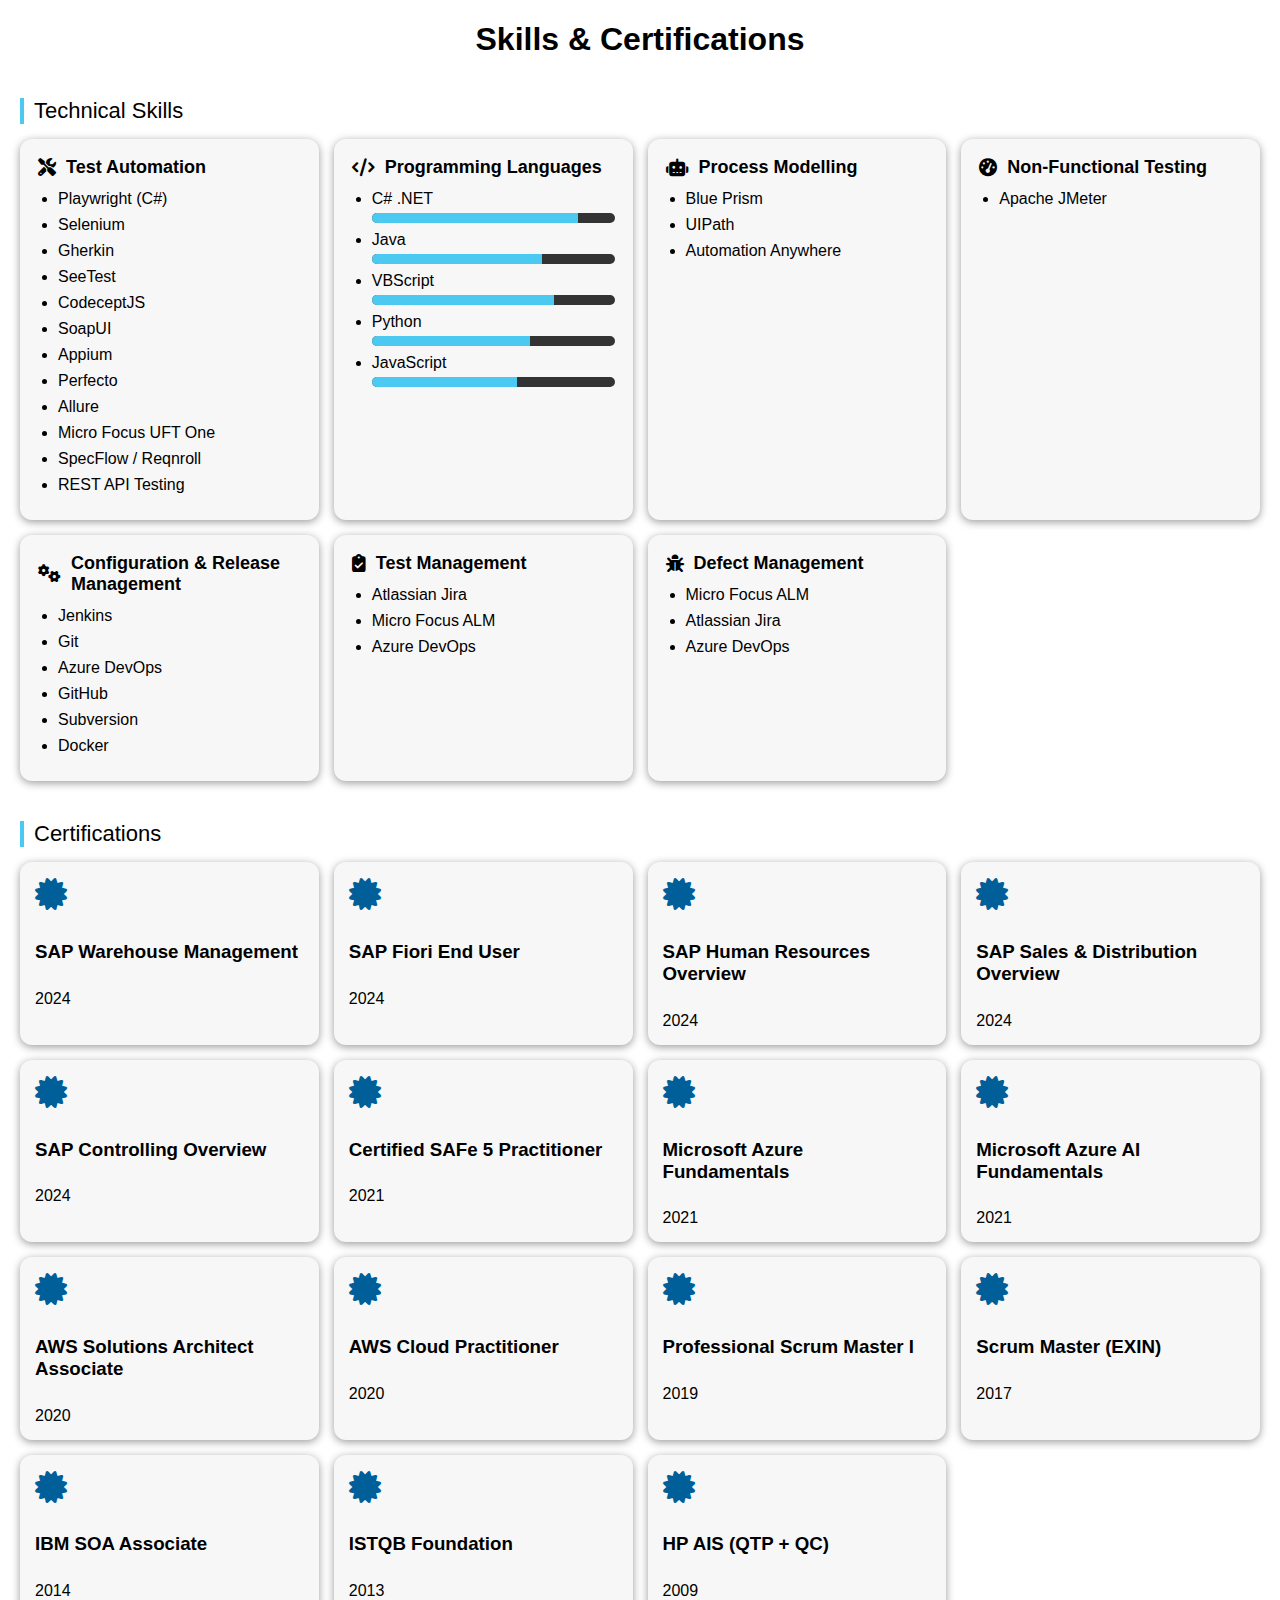
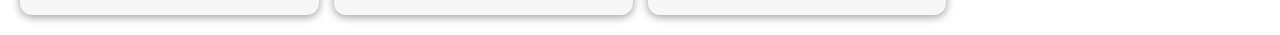
<file: skills.html>
<!DOCTYPE html>
<html lang="en">
<head>
<meta charset="UTF-8">
<meta name="viewport" content="width=device-width, initial-scale=1.0">
<title>Skills & Certifications</title>

<!-- Icons -->
<link rel="stylesheet" href="https://cdnjs.cloudflare.com/ajax/libs/font-awesome/6.6.0/css/all.min.css" />

<style>
body {
  font-family: Arial, sans-serif;
  margin: 20px;
  background-color: #ffffff;
  color: #000000;
}

h1 {
  text-align: center;
  margin-bottom: 15px;
}

.section-title {
  margin-top: 40px;
  margin-bottom: 15px;
  font-size: 22px;
  border-left: 4px solid #4cc9f0;
  padding-left: 10px;
}

/* Grid layout */
.grid {
  display: grid;
  grid-template-columns: repeat(auto-fit, minmax(260px, 1fr));
  gap: 15px;
}

.card {
  background: #f7f7f7;
  padding: 18px;
  border-radius: 12px;
  box-shadow: 0 2px 8px rgba(0,0,0,0.4);
}

.card h3 {
  margin: 0 0 12px;
  font-size: 18px;
  display: flex;
  align-items: center;
  gap: 10px;
}

.card ul {
  margin: 0;
  padding-left: 20px;
}

.card ul li {
  margin-bottom: 8px;
}

/* Progress Bars */
.progress {
  background: #333;
  border-radius: 6px;
  overflow: hidden;
  height: 10px;
  margin-top: 5px;
}
.progress-fill {
  background: #4cc9f0;
  height: 10px;
  width: 0%;
}

/* Accordion */
.accordion {
  background: #f7f7f7;
  border-radius: 10px;
  margin-bottom: 12px;
  box-shadow: 0 2px 6px rgba(0,0,0,0.3);
}
.acc-header {
  padding: 15px;
  cursor: pointer;
  font-size: 18px;
  display: flex;
  justify-content: space-between;
  align-items: center;
}
.acc-content {
  display: none;
  padding: 15px;
  border-top: 1px solid #444;
}

/* Certification Cards with Badges */
.cert-grid {
  display: grid;
  grid-template-columns: repeat(auto-fit, minmax(260px, 1fr));
  gap: 15px;
}
.cert-card {
  background: #f7f7f7;
  padding: 15px;
  border-radius: 12px;
  box-shadow: 0 2px 8px rgba(0,0,0,0.4);
  display: flex;
  flex-direction: column;
  gap: 8px;
}
.cert-badge {
  font-size: 32px;
  color: #005f99;
}
</style>
</head>
<body>
<h1>Skills & Certifications</h1>

<div class="section-title">Technical Skills</div>
<div class="grid">
  <div class="card">
    <h3><i class="fa-solid fa-screwdriver-wrench"></i> Test Automation</h3>
    <ul>
      <li>Playwright (C#)</li>
      <li>Selenium</li>
      <li>Gherkin</li>
      <li>SeeTest</li>
      <li>CodeceptJS</li>
      <li>SoapUI</li>
      <li>Appium</li>
      <li>Perfecto</li>
      <li>Allure</li>
      <li>Micro Focus UFT One</li>
      <li>SpecFlow / Reqnroll</li>
      <li>REST API Testing</li>
    </ul>
  </div>

  <div class="card">
    <h3><i class="fa-solid fa-code"></i> Programming Languages</h3>
    <ul>
      <li>C# .NET <div class="progress"><div class="progress-fill" style="width:85%"></div></div></li>
      <li>Java <div class="progress"><div class="progress-fill" style="width:70%"></div></div></li>
      <li>VBScript <div class="progress"><div class="progress-fill" style="width:75%"></div></div></li>
      <li>Python <div class="progress"><div class="progress-fill" style="width:65%"></div></div></li>
      <li>JavaScript <div class="progress"><div class="progress-fill" style="width:60%"></div></div></li>
    </ul>
  </div>

   <div class="card">
    <h3><i class="fa-solid fa-robot"></i> Process Modelling</h3>
    <ul>      
      <li>Blue Prism</li>
      <li>UIPath</li>
      <li>Automation Anywhere</li>
    </ul>
  </div>
  
  <div class="card">
    <h3><i class="fa-solid fa-gauge-high"></i> Non‑Functional Testing</h3>
    <ul>
      <li>Apache JMeter</li>      
    </ul>
  </div>

 <div class="card">
    <h3><i class="fa-solid fa-gears"></i> Configuration & Release Management</h3>
    <ul>
      <li>Jenkins</li>
      <li>Git</li>
      <li>Azure DevOps</li>
      <li>GitHub</li>
      <li>Subversion</li>
      <li>Docker</li>
    </ul>
  </div>

 <div class="card">
    <h3><i class="fa-solid fa-clipboard-check"></i> Test Management</h3>
    <ul>
      <li>Atlassian Jira</li>
      <li>Micro Focus ALM</li>
      <li>Azure DevOps</li>
    </ul>
  </div>

 <div class="card">
    <h3><i class="fa-solid fa-bug"></i> Defect Management</h3>
    <ul>
      <li>Micro Focus ALM</li>
      <li>Atlassian Jira</li>
      <li>Azure DevOps</li>
    </ul>
  </div>
</div>

<div class="section-title">Certifications</div>
<div class="cert-grid">
  <div class="cert-card"><div class="cert-badge"><i class="fa-solid fa-certificate"></i></div><h3>SAP Warehouse Management</h3><div>2024</div></div>
  <div class="cert-card"><div class="cert-badge"><i class="fa-solid fa-certificate"></i></div><h3>SAP Fiori End User</h3><div>2024</div></div>
  <div class="cert-card"><div class="cert-badge"><i class="fa-solid fa-certificate"></i></div><h3>SAP Human Resources Overview</h3><div>2024</div></div>
  <div class="cert-card"><div class="cert-badge"><i class="fa-solid fa-certificate"></i></div><h3>SAP Sales & Distribution Overview</h3><div>2024</div></div>
  <div class="cert-card"><div class="cert-badge"><i class="fa-solid fa-certificate"></i></div><h3>SAP Controlling Overview</h3><div>2024</div></div>
  <div class="cert-card"><div class="cert-badge"><i class="fa-solid fa-certificate"></i></div><h3>Certified SAFe 5 Practitioner</h3><div>2021</div></div>
  <div class="cert-card"><div class="cert-badge"><i class="fa-solid fa-certificate"></i></div><h3>Microsoft Azure Fundamentals</h3><div>2021</div></div>
  <div class="cert-card"><div class="cert-badge"><i class="fa-solid fa-certificate"></i></div><h3>Microsoft Azure AI Fundamentals</h3><div>2021</div></div>
  <div class="cert-card"><div class="cert-badge"><i class="fa-solid fa-certificate"></i></div><h3>AWS Solutions Architect Associate</h3><div>2020</div></div>
  <div class="cert-card"><div class="cert-badge"><i class="fa-solid fa-certificate"></i></div><h3>AWS Cloud Practitioner</h3><div>2020</div></div>
  <div class="cert-card"><div class="cert-badge"><i class="fa-solid fa-certificate"></i></div><h3>Professional Scrum Master I</h3><div>2019</div></div>
  <div class="cert-card"><div class="cert-badge"><i class="fa-solid fa-certificate"></i></div><h3>Scrum Master (EXIN)</h3><div>2017</div></div>
  <div class="cert-card"><div class="cert-badge"><i class="fa-solid fa-certificate"></i></div><h3>IBM SOA Associate</h3><div>2014</div></div>
  <div class="cert-card"><div class="cert-badge"><i class="fa-solid fa-certificate"></i></div><h3>ISTQB Foundation</h3><div>2013</div></div>
  <div class="cert-card"><div class="cert-badge"><i class="fa-solid fa-certificate"></i></div><h3>HP AIS (QTP + QC)</h3><div>2009</div></div>
</div>

<script>
const accHeaders=document.querySelectorAll('.acc-header');
accHeaders.forEach(h=>{h.addEventListener('click',()=>{const c=h.nextElementSibling;c.style.display=c.style.display==='block'?'none':'block';});});
</script>
</body>
</html>
</file>
<file: style.css>
/* Reset and base */
body {
  margin: 0;
  font-family: 'Segoe UI', Arial, sans-serif;
  background-color: #edf2f4;
  color: #2b2d42;
}

/* ====== Banner Section ====== */
.banner {
  position: relative;
  display: flex;
  align-items: center;
  justify-content: space-between;
  background: linear-gradient(135deg, #2b2d42, #8d99ae);
  color: white;
  padding: 20px 80px;
  flex-wrap: wrap;
}

.banner-text {
  max-width: 60%;
}

.banner-text h1 {
  margin: 0 0 10px;
  font-size: 32px;
}

.banner-text p {
  font-size: 18px;
  margin: 0 0 10px;
}

.banner-icons {
  margin-top: 10px;
}

.banner-icons a {
  color: white;
  font-size: 26px;
  margin-right: 12px;
  transition: color 0.3s, transform 0.2s;
}

.banner-icons a:hover {
  color: #0a66c2;
  transform: scale(1.2);
}

/* Profile photo on right corner */
.banner-photo {
  width: 150px;
  height: 150px;
  border-radius: 50%;
  border: 4px solid white;
  object-fit: cover;

  position: absolute;
  right: 40px;
  bottom: -50px;
  z-index: 10;

  box-shadow:
    0 0 12px rgba(255, 255, 255, 0.85),  /* outer soft glow */
    0 0 25px rgba(255, 255, 255, 0.55),  /* extended glow */
    0 8px 20px rgba(0, 0, 0, 0.25);
}

/* Hamburger button */
.menu-toggle {
  position: absolute;
  right: 20px;
  top: 20px;
  font-size: 26px;
  background: none;
  border: none;
  color: white;
  cursor: pointer;
  display: none;
}

/* ====== Layout ====== */
.container {
  display: flex;
  min-height: 70vh; /* banner height subtracted */
}

/* Sidebar */
.sidebar {
  width: 220px;
  background-color: #8d99ae;
  padding-top: 20px;
  transition: transform 0.4s ease-in-out;
  overflow-y: auto;
}

.sidebar ul {
  list-style: none;
  padding: 0;
}

.sidebar li {
  margin: 10px 0;
}

.sidebar a {
  text-decoration: none;
  color: #fff;
  display: block;
  padding: 10px 20px;
  transition: background 0.3s;
}

.sidebar a:hover {
  background-color: #2b2d42;
}

/* Content area */
.content {
  flex: 1;
  border: none;
  background-color: #edf2f4;
}

/* ====== Responsive Design ====== */
@media (max-width: 768px) {
  .container {
    flex-direction: column;
  }

  .sidebar {
    position: fixed;
    top: 230px;
    left: 0;
    height: calc(100vh - 230px);
    transform: translateX(-100%);
    z-index: 1000;
  }

  .sidebar.active {
    transform: translateX(0);
  }

  .menu-toggle {
    display: block;
  }
  
  .banner-photo {
    position: static;
    margin-top: 15px;
    width: 120px;
    height: 120px;

    box-shadow:
      0 0 10px rgba(255, 255, 255, 0.8),
      0 0 18px rgba(255, 255, 255, 0.5),
      0 6px 15px rgba(0, 0, 0, 0.25);
  }
}
</file>
